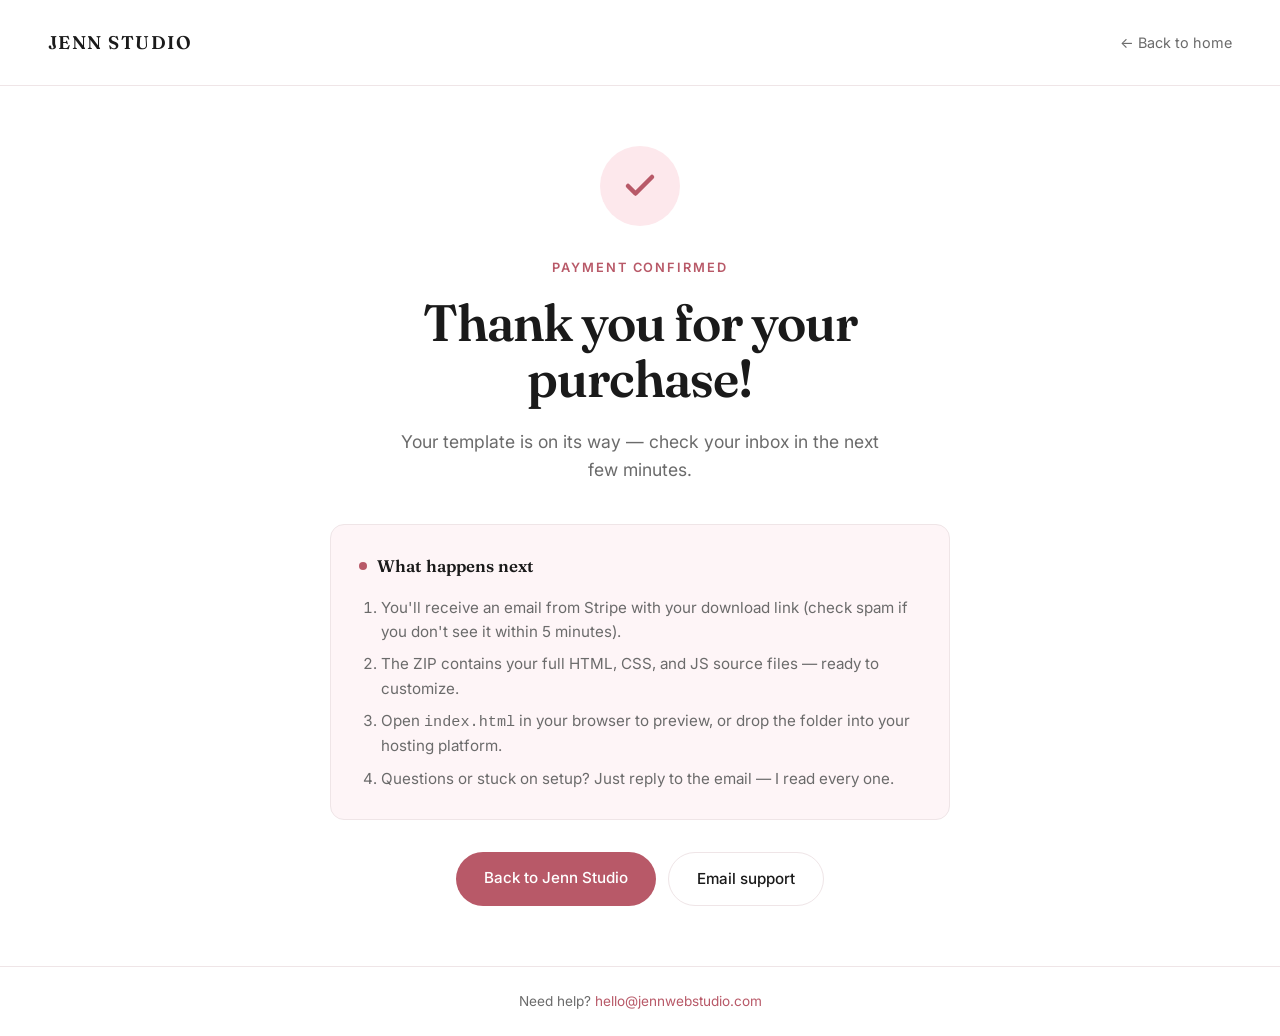
<file: thank-you.html>
<!DOCTYPE html>
<html lang="en">
<head>
  <meta charset="UTF-8" />
  <meta name="viewport" content="width=device-width, initial-scale=1.0" />
  <title>Thank you — Jenn Studio</title>
  <link rel="preconnect" href="https://fonts.googleapis.com">
  <link rel="preconnect" href="https://fonts.gstatic.com" crossorigin>
  <link href="https://fonts.googleapis.com/css2?family=Fraunces:opsz,wght@9..144,400;9..144,600;9..144,700&family=Inter:wght@400;500;600&display=swap" rel="stylesheet">
  <style>
    :root {
      --rose: #b85968;
      --rose-soft: #fde8ec;
      --rose-tint: #fef5f7;
      --ink: #1a1a1a;
      --ink-muted: #6b6b6b;
      --bg: #ffffff;
      --border: #efe5e7;
    }

    * { box-sizing: border-box; margin: 0; padding: 0; }

    body {
      font-family: 'Inter', -apple-system, sans-serif;
      background: var(--bg);
      color: var(--ink);
      line-height: 1.6;
      min-height: 100vh;
      display: flex;
      flex-direction: column;
    }

    header {
      padding: 28px 48px;
      display: flex;
      justify-content: space-between;
      align-items: center;
      border-bottom: 1px solid var(--border);
    }

    .logo {
      font-family: 'Fraunces', serif;
      font-weight: 600;
      font-size: 1.15rem;
      letter-spacing: 0.08em;
      color: var(--ink);
      text-decoration: none;
    }

    .home-link {
      font-size: 0.9rem;
      color: var(--ink-muted);
      text-decoration: none;
      transition: color 0.2s;
    }

    .home-link:hover { color: var(--rose); }

    main {
      flex: 1;
      display: flex;
      align-items: center;
      justify-content: center;
      padding: 60px 24px;
    }

    .card {
      max-width: 620px;
      width: 100%;
      text-align: center;
    }

    .checkmark {
      width: 80px;
      height: 80px;
      margin: 0 auto 32px;
      background: var(--rose-soft);
      border-radius: 50%;
      display: flex;
      align-items: center;
      justify-content: center;
      animation: pop 0.5s cubic-bezier(0.34, 1.56, 0.64, 1);
    }

    .checkmark svg {
      width: 36px;
      height: 36px;
      stroke: var(--rose);
      stroke-width: 3;
      fill: none;
      stroke-linecap: round;
      stroke-linejoin: round;
    }

    @keyframes pop {
      0% { transform: scale(0); }
      100% { transform: scale(1); }
    }

    .eyebrow {
      font-size: 0.8rem;
      letter-spacing: 0.15em;
      text-transform: uppercase;
      color: var(--rose);
      font-weight: 600;
      margin-bottom: 16px;
    }

    h1 {
      font-family: 'Fraunces', serif;
      font-size: clamp(2.2rem, 5vw, 3.2rem);
      font-weight: 600;
      line-height: 1.1;
      margin-bottom: 20px;
      letter-spacing: -0.02em;
    }

    .lede {
      font-size: 1.1rem;
      color: var(--ink-muted);
      margin-bottom: 40px;
      max-width: 480px;
      margin-left: auto;
      margin-right: auto;
    }

    .info-box {
      background: var(--rose-tint);
      border: 1px solid var(--border);
      border-radius: 14px;
      padding: 28px;
      margin-bottom: 32px;
      text-align: left;
    }

    .info-box h2 {
      font-family: 'Fraunces', serif;
      font-size: 1.05rem;
      font-weight: 600;
      margin-bottom: 16px;
      display: flex;
      align-items: center;
      gap: 10px;
    }

    .info-box h2::before {
      content: '';
      width: 8px;
      height: 8px;
      background: var(--rose);
      border-radius: 50%;
    }

    .info-box ol {
      padding-left: 22px;
      color: var(--ink-muted);
      font-size: 0.95rem;
    }

    .info-box li { margin-bottom: 8px; }
    .info-box li:last-child { margin-bottom: 0; }

    .actions {
      display: flex;
      gap: 12px;
      justify-content: center;
      flex-wrap: wrap;
    }

    .btn {
      padding: 14px 28px;
      border-radius: 999px;
      font-size: 0.95rem;
      font-weight: 500;
      text-decoration: none;
      transition: all 0.2s;
      display: inline-block;
    }

    .btn-primary {
      background: var(--rose);
      color: white;
    }

    .btn-primary:hover {
      background: #a04a59;
      transform: translateY(-1px);
    }

    .btn-secondary {
      background: transparent;
      color: var(--ink);
      border: 1px solid var(--border);
    }

    .btn-secondary:hover {
      border-color: var(--rose);
      color: var(--rose);
    }

    footer {
      padding: 24px 48px;
      text-align: center;
      font-size: 0.85rem;
      color: var(--ink-muted);
      border-top: 1px solid var(--border);
    }

    footer a {
      color: var(--rose);
      text-decoration: none;
    }

    @media (max-width: 600px) {
      header, footer { padding-left: 24px; padding-right: 24px; }
    }
  </style>
</head>
<body>
  <header>
    <a href="/" class="logo">JENN STUDIO</a>
    <a href="/" class="home-link">← Back to home</a>
  </header>

  <main>
    <div class="card">
      <div class="checkmark">
        <svg viewBox="0 0 24 24"><polyline points="20 6 9 17 4 12"></polyline></svg>
      </div>

      <p class="eyebrow">Payment confirmed</p>
      <h1 id="heading">Thank you for your purchase!</h1>
      <p class="lede" id="lede">Your template is on its way — check your inbox in the next few minutes.</p>

      <div class="info-box">
        <h2>What happens next</h2>
        <ol>
          <li>You'll receive an email from Stripe with your download link (check spam if you don't see it within 5 minutes).</li>
          <li>The ZIP contains your full HTML, CSS, and JS source files — ready to customize.</li>
          <li>Open <code>index.html</code> in your browser to preview, or drop the folder into your hosting platform.</li>
          <li>Questions or stuck on setup? Just reply to the email — I read every one.</li>
        </ol>
      </div>

      <div class="actions">
        <a href="/" class="btn btn-primary">Back to Jenn Studio</a>
        <a href="mailto:hello@jennwebstudio.com" class="btn btn-secondary">Email support</a>
      </div>
    </div>
  </main>

  <footer>
    Need help? <a href="mailto:hello@jennwebstudio.com">hello@jennwebstudio.com</a>
  </footer>

  <script>
    // Personalize the message based on which template was purchased
    const templates = {
      restaurant: { name: 'Restaurant Template', lede: 'Your Restaurant Template is on its way — check your inbox in the next few minutes.' },
      freelancer: { name: 'Freelancer Portfolio', lede: 'Your Freelancer Portfolio is on its way — check your inbox in the next few minutes.' },
      linkinbio:  { name: 'Link-in-Bio Page',    lede: 'Your Link-in-Bio Page is on its way — check your inbox in the next few minutes.' }
    };

    const params = new URLSearchParams(window.location.search);
    const tpl = params.get('template');

    if (tpl && templates[tpl]) {
      document.getElementById('heading').textContent = `Thanks for grabbing the ${templates[tpl].name}!`;
      document.getElementById('lede').textContent = templates[tpl].lede;
    }
  </script>
</body>
</html>
</file>
